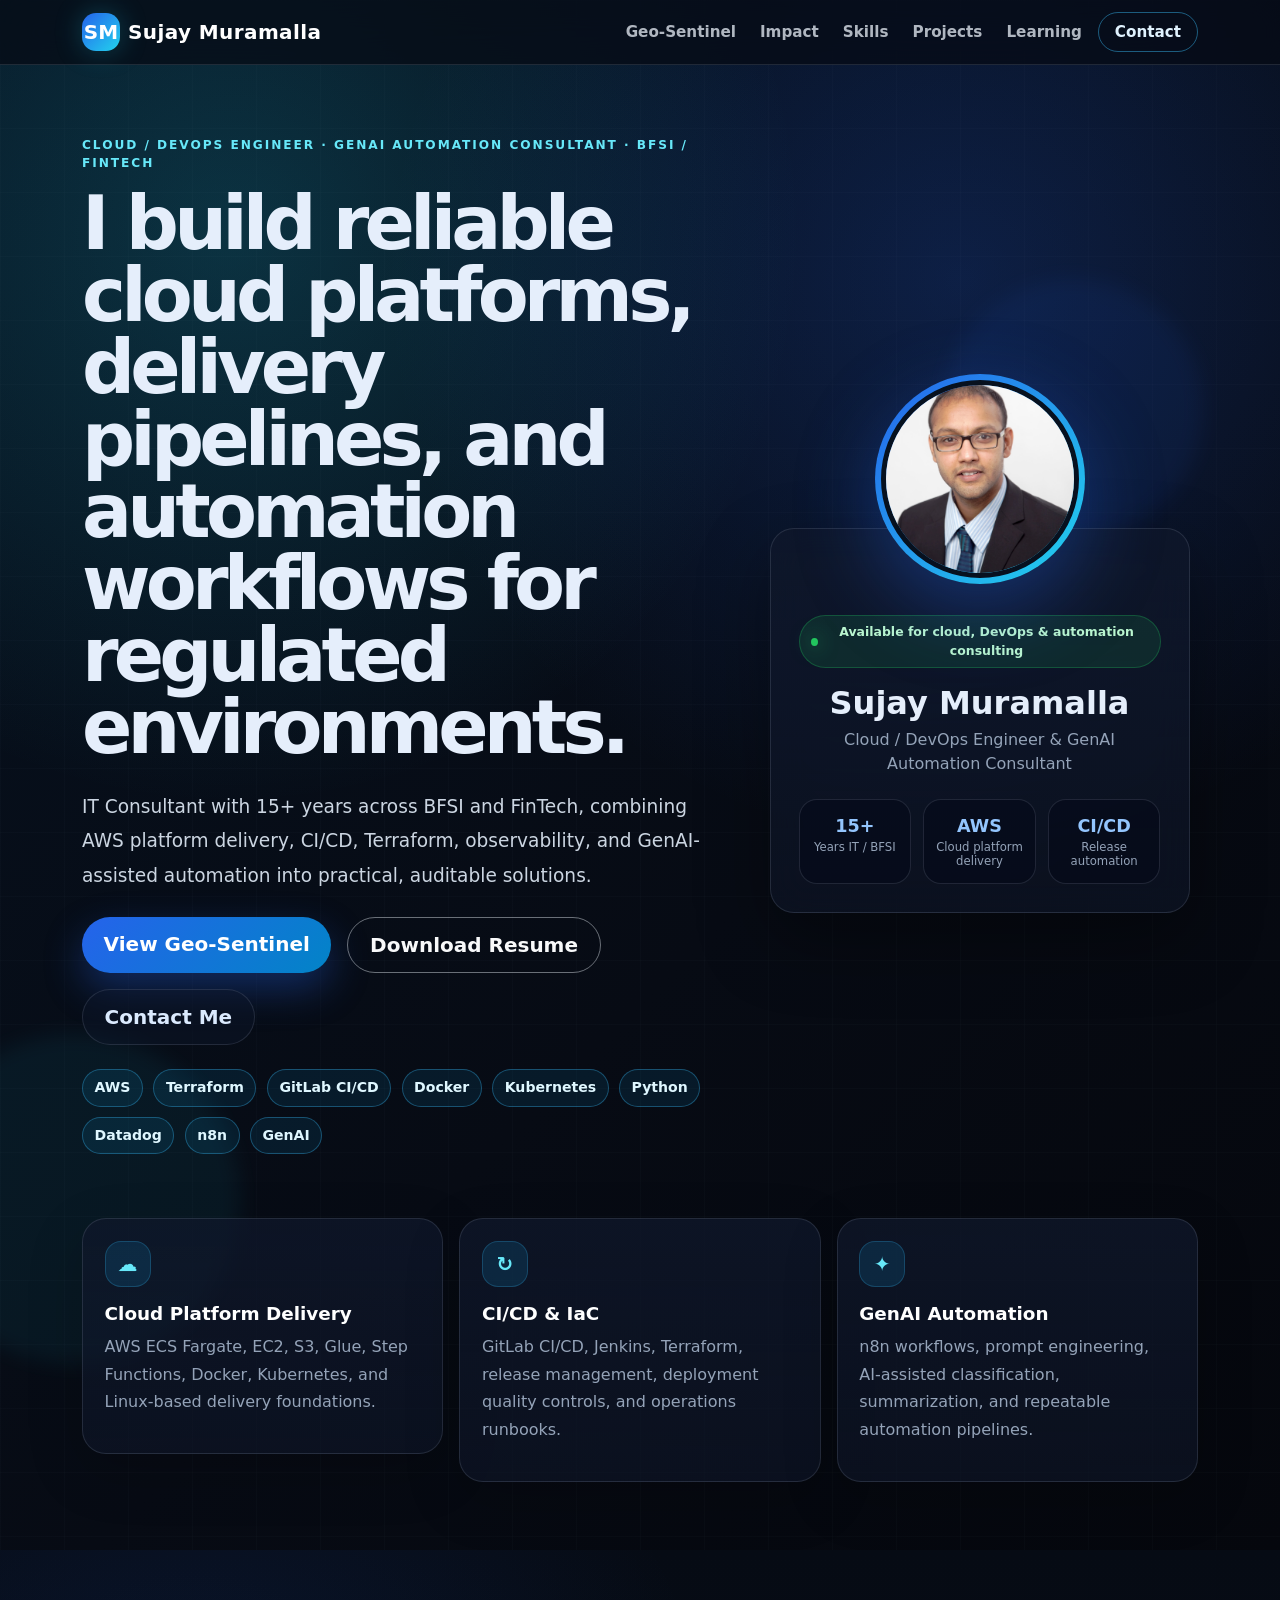
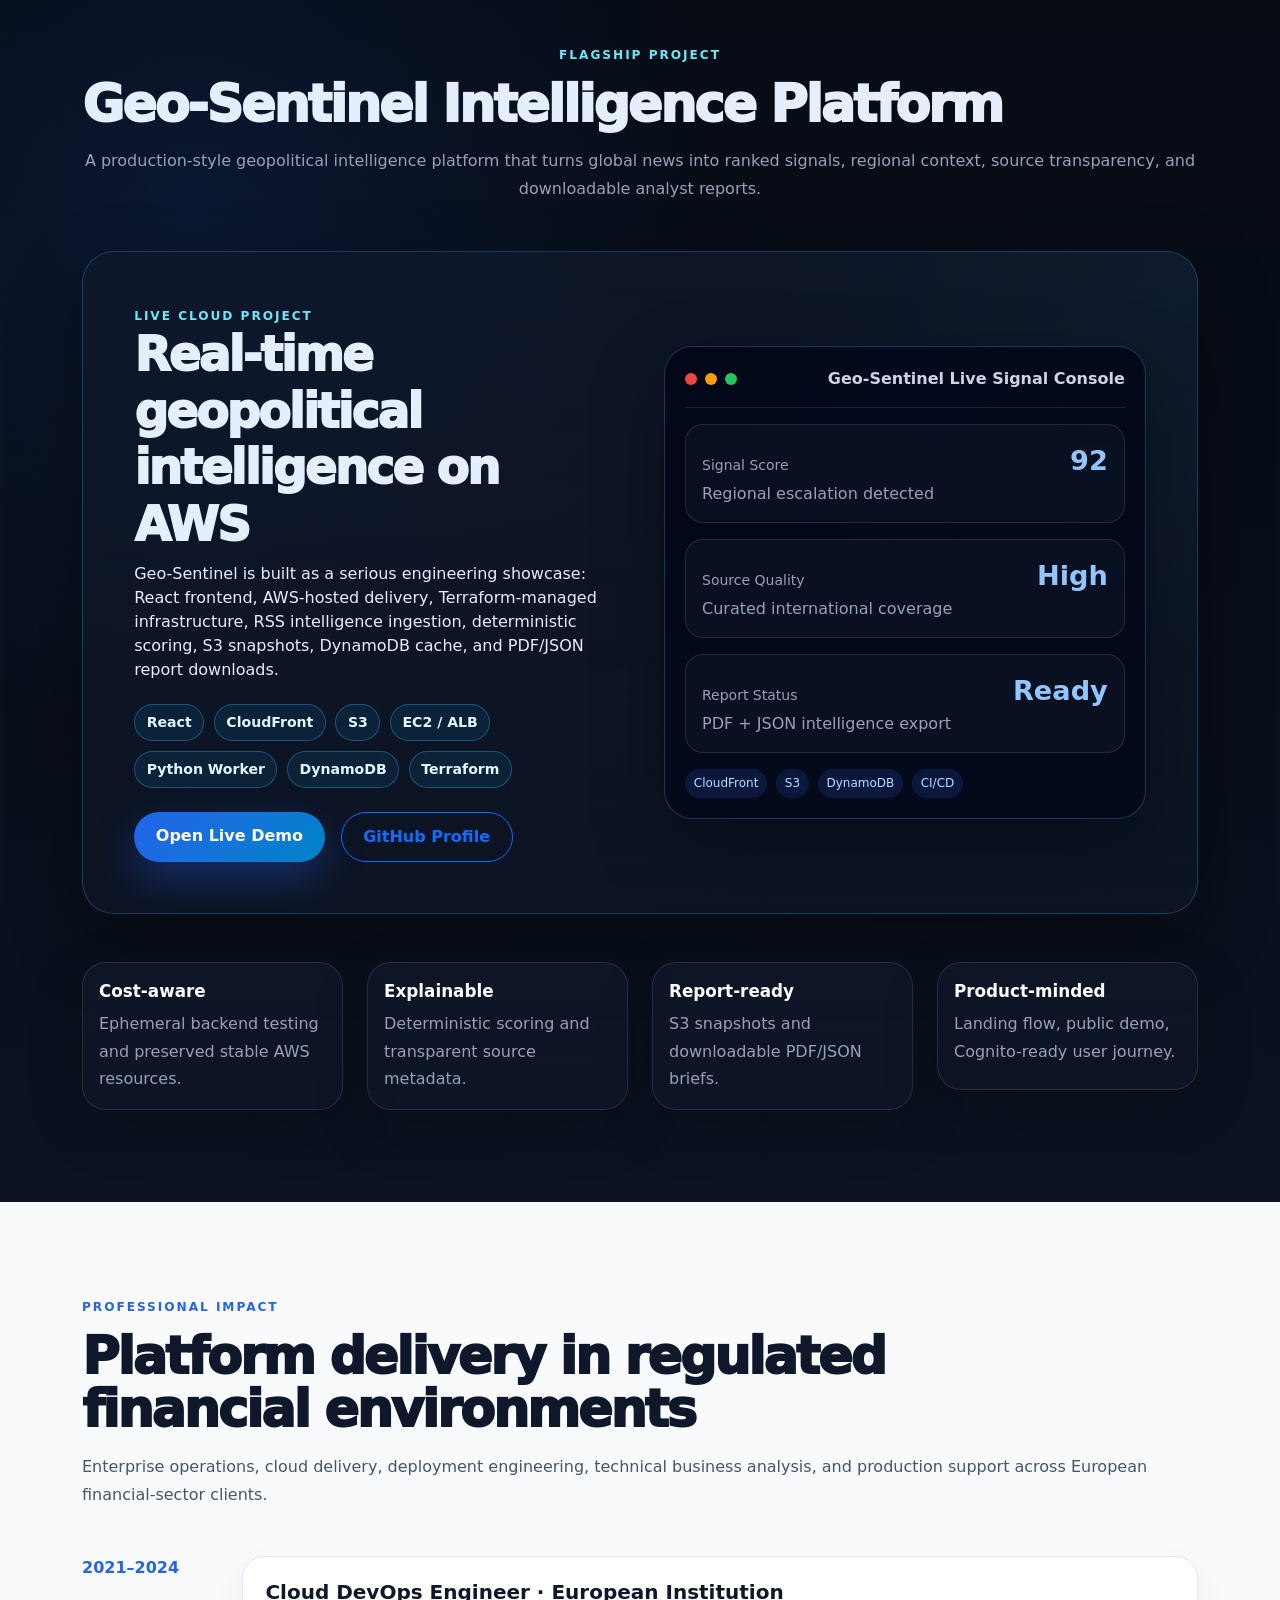
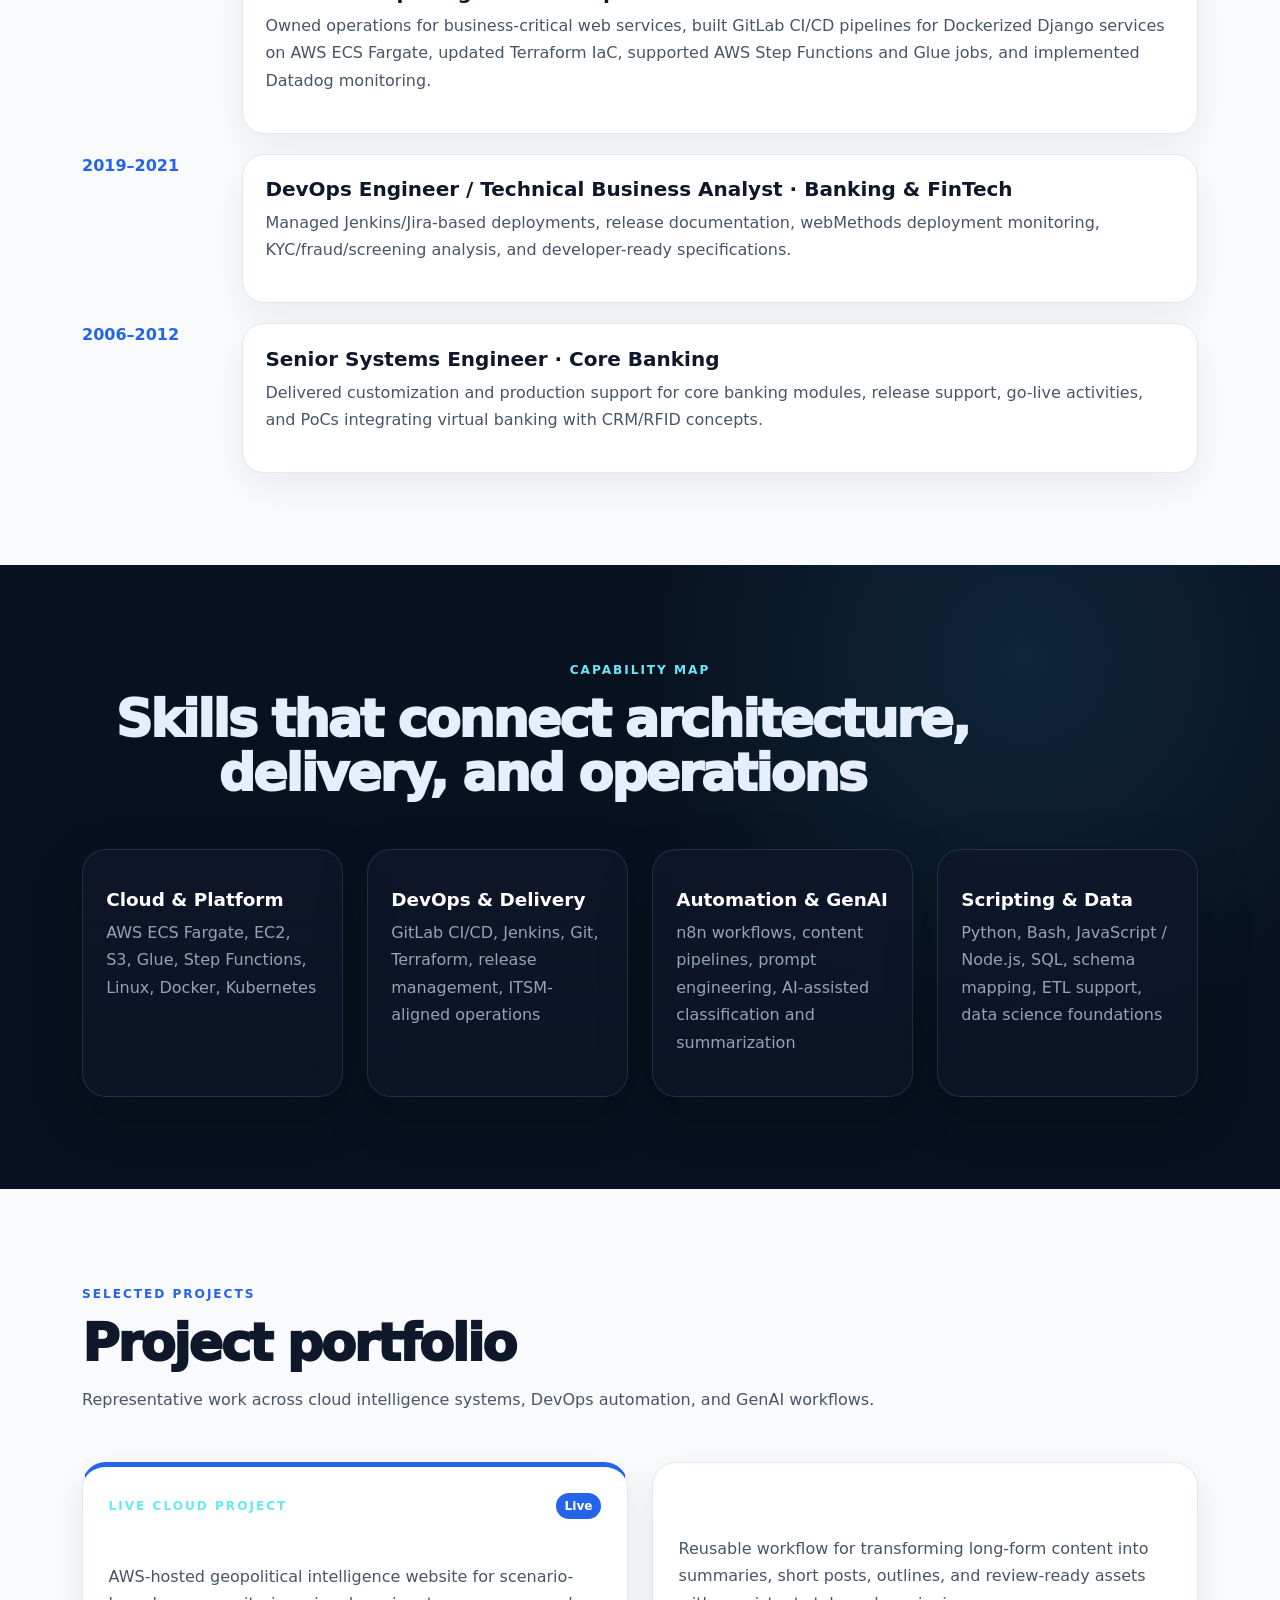
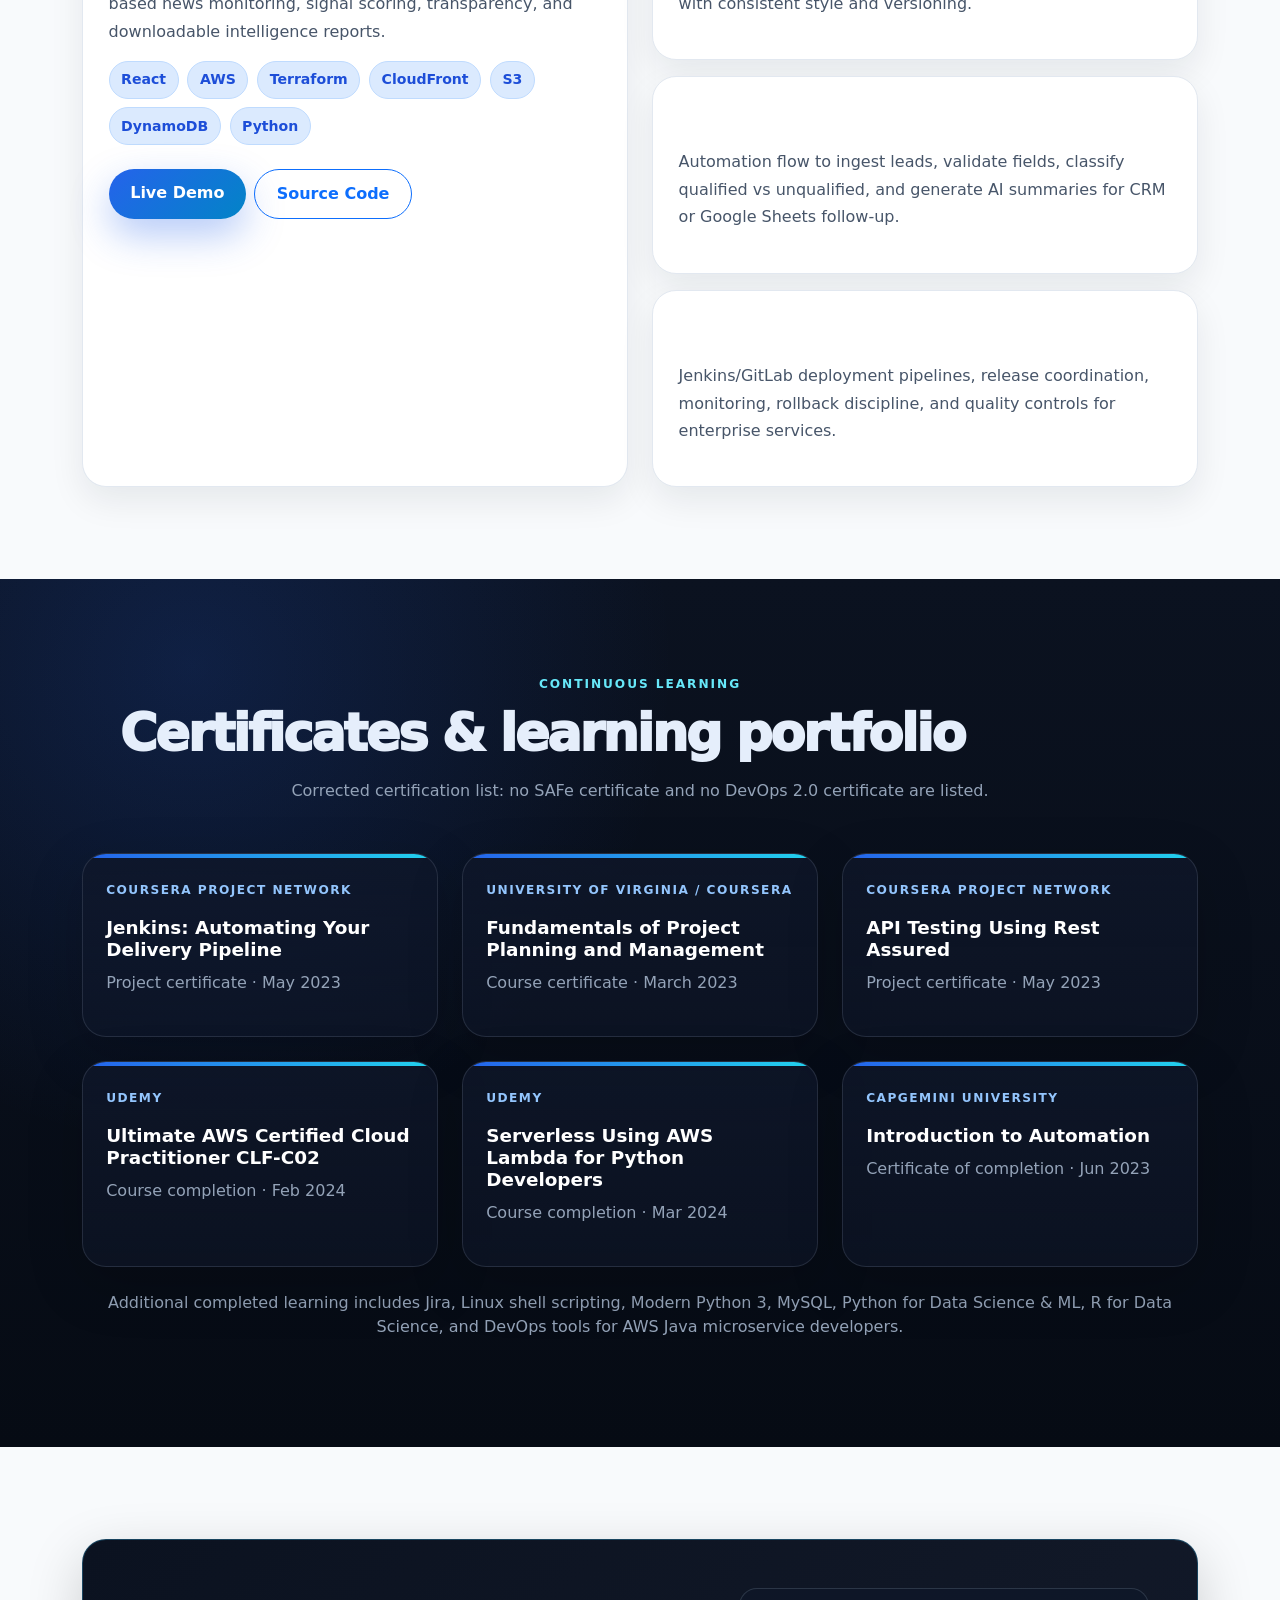
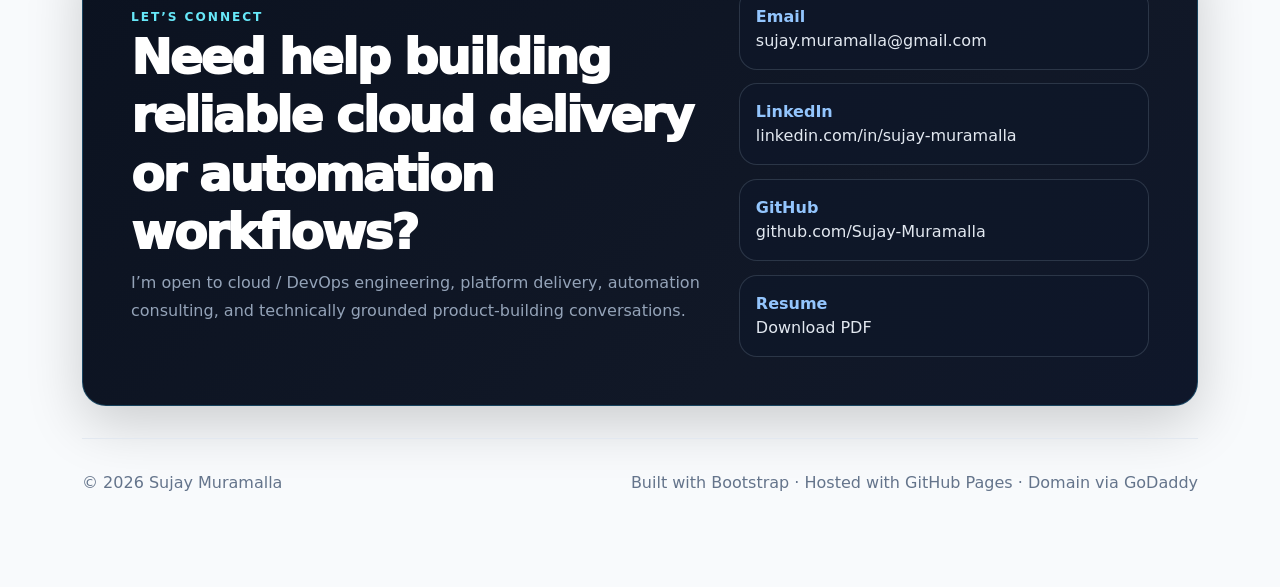
<file: index.html>
<!DOCTYPE html>
<html lang="en">
<head>
  <meta charset="utf-8" />
  <meta name="viewport" content="width=device-width, initial-scale=1" />
  <title>Sujay Muramalla | Cloud / DevOps Engineer & GenAI Automation Consultant</title>
  <meta name="description" content="Portfolio of Sujay Muramalla — Cloud / DevOps Engineer and GenAI Automation Consultant specializing in AWS, Terraform, CI/CD, platform delivery, automation, and BFSI/FinTech systems." />
  <meta property="og:title" content="Sujay Muramalla | Cloud / DevOps Engineer" />
  <meta property="og:description" content="AWS, Terraform, CI/CD, GenAI automation, BFSI/FinTech delivery, and the Geo-Sentinel intelligence platform." />
  <meta name="theme-color" content="#0b1220" />
  <link href="https://cdn.jsdelivr.net/npm/bootstrap@5.3.3/dist/css/bootstrap.min.css" rel="stylesheet">
  <link rel="stylesheet" href="style.css?v=20260504-premium-v2" />
</head>
<body>
  <nav class="navbar navbar-expand-lg navbar-dark portfolio-nav fixed-top">
    <div class="container">
      <a class="navbar-brand d-flex align-items-center gap-2" href="#home">
        <span class="brand-mark">SM</span><span class="brand-text">Sujay Muramalla</span>
      </a>
      <button class="navbar-toggler" type="button" data-bs-toggle="collapse" data-bs-target="#mainNavigation">
        <span class="navbar-toggler-icon"></span>
      </button>
      <div id="mainNavigation" class="collapse navbar-collapse justify-content-end">
        <ul class="navbar-nav align-items-lg-center gap-lg-2">
          <li class="nav-item"><a class="nav-link" href="#flagship">Geo-Sentinel</a></li>
          <li class="nav-item"><a class="nav-link" href="#impact">Impact</a></li>
          <li class="nav-item"><a class="nav-link" href="#skills">Skills</a></li>
          <li class="nav-item"><a class="nav-link" href="#projects">Projects</a></li>
          <li class="nav-item"><a class="nav-link" href="#certifications">Learning</a></li>
          <li class="nav-item"><a class="nav-link nav-cta" href="#contact">Contact</a></li>
        </ul>
      </div>
    </div>
  </nav>

  <header id="home" class="hero-section">
    <div class="hero-grid"></div>
    <div class="hero-glow hero-glow-one"></div>
    <div class="hero-glow hero-glow-two"></div>

    <div class="container position-relative">
      <div class="row align-items-center g-5">
        <div class="col-lg-7">
          <div class="eyebrow mb-3">Cloud / DevOps Engineer · GenAI Automation Consultant · BFSI / FinTech</div>
          <h1 class="hero-title">I build reliable cloud platforms, delivery pipelines, and automation workflows for regulated environments.</h1>
          <p class="hero-copy">IT Consultant with 15+ years across BFSI and FinTech, combining AWS platform delivery, CI/CD, Terraform, observability, and GenAI-assisted automation into practical, auditable solutions.</p>
          <div class="hero-actions d-flex flex-wrap gap-3 mt-4">
            <a class="btn btn-primary btn-lg" href="https://geo.sujaymuramalla.eu" target="_blank" rel="noopener">View Geo-Sentinel</a>
            <a class="btn btn-outline-light btn-lg" href="resume.pdf" download="Sujay_Muramalla_AWS_Cloud_Engineer_Resume.pdf">Download Resume</a>
            <a class="btn btn-ghost btn-lg" href="#contact">Contact Me</a>
          </div>
          <div class="hero-tags mt-4">
            <span>AWS</span><span>Terraform</span><span>GitLab CI/CD</span><span>Docker</span><span>Kubernetes</span><span>Python</span><span>Datadog</span><span>n8n</span><span>GenAI</span>
          </div>
        </div>
        <div class="col-lg-5">
          <div class="profile-panel mx-auto">
            <div class="profile-ring"><img src="photo.jpg" alt="Portrait of Sujay Muramalla" class="profile-photo" /></div>
            <div class="profile-card">
              <div class="status-pill"><span></span> Available for cloud, DevOps & automation consulting</div>
              <h2>Sujay Muramalla</h2>
              <p>Cloud / DevOps Engineer & GenAI Automation Consultant</p>
              <div class="profile-metrics">
                <div><strong>15+</strong><span>Years IT / BFSI</span></div>
                <div><strong>AWS</strong><span>Cloud platform delivery</span></div>
                <div><strong>CI/CD</strong><span>Release automation</span></div>
              </div>
            </div>
          </div>
        </div>
      </div>

      <div class="row g-3 mt-5">
        <div class="col-md-4"><div class="signal-card"><span class="signal-icon">☁</span><h3>Cloud Platform Delivery</h3><p>AWS ECS Fargate, EC2, S3, Glue, Step Functions, Docker, Kubernetes, and Linux-based delivery foundations.</p></div></div>
        <div class="col-md-4"><div class="signal-card"><span class="signal-icon">↻</span><h3>CI/CD & IaC</h3><p>GitLab CI/CD, Jenkins, Terraform, release management, deployment quality controls, and operations runbooks.</p></div></div>
        <div class="col-md-4"><div class="signal-card"><span class="signal-icon">✦</span><h3>GenAI Automation</h3><p>n8n workflows, prompt engineering, AI-assisted classification, summarization, and repeatable automation pipelines.</p></div></div>
      </div>
    </div>
  </header>

  <main>
    <section id="flagship" class="section flagship-section">
      <div class="container">
        <div class="section-heading text-center mb-5">
          <span class="section-kicker">Flagship Project</span>
          <h2>Geo-Sentinel Intelligence Platform</h2>
          <p>A production-style geopolitical intelligence platform that turns global news into ranked signals, regional context, source transparency, and downloadable analyst reports.</p>
        </div>
        <div class="flagship-card">
          <div class="row g-5 align-items-center">
            <div class="col-lg-6">
              <div class="project-badge">Live Cloud Project</div>
              <h3>Real-time geopolitical intelligence on AWS</h3>
              <p>Geo-Sentinel is built as a serious engineering showcase: React frontend, AWS-hosted delivery, Terraform-managed infrastructure, RSS intelligence ingestion, deterministic scoring, S3 snapshots, DynamoDB cache, and PDF/JSON report downloads.</p>
              <div class="architecture-strip"><span>React</span><span>CloudFront</span><span>S3</span><span>EC2 / ALB</span><span>Python Worker</span><span>DynamoDB</span><span>Terraform</span></div>
              <div class="d-flex flex-wrap gap-3 mt-4">
                <a class="btn btn-primary" href="https://geo.sujaymuramalla.eu" target="_blank" rel="noopener">Open Live Demo</a>
                <a class="btn btn-outline-primary" href="https://github.com/Sujay-Muramalla" target="_blank" rel="noopener">GitHub Profile</a>
              </div>
            </div>
            <div class="col-lg-6">
              <div class="console-preview">
                <div class="console-header"><span></span><span></span><span></span><strong>Geo-Sentinel Live Signal Console</strong></div>
                <div class="console-row"><div><small>Signal Score</small><strong>92</strong></div><span>Regional escalation detected</span></div>
                <div class="console-row"><div><small>Source Quality</small><strong>High</strong></div><span>Curated international coverage</span></div>
                <div class="console-row"><div><small>Report Status</small><strong>Ready</strong></div><span>PDF + JSON intelligence export</span></div>
                <div class="console-footer"><span>CloudFront</span><span>S3</span><span>DynamoDB</span><span>CI/CD</span></div>
              </div>
            </div>
          </div>
        </div>
        <div class="row g-4 mt-4">
          <div class="col-md-3"><div class="mini-card"><strong>Cost-aware</strong><span>Ephemeral backend testing and preserved stable AWS resources.</span></div></div>
          <div class="col-md-3"><div class="mini-card"><strong>Explainable</strong><span>Deterministic scoring and transparent source metadata.</span></div></div>
          <div class="col-md-3"><div class="mini-card"><strong>Report-ready</strong><span>S3 snapshots and downloadable PDF/JSON briefs.</span></div></div>
          <div class="col-md-3"><div class="mini-card"><strong>Product-minded</strong><span>Landing flow, public demo, Cognito-ready user journey.</span></div></div>
        </div>
      </div>
    </section>

    <section id="impact" class="section section-light">
      <div class="container">
        <div class="section-heading mb-5"><span class="section-kicker">Professional Impact</span><h2>Platform delivery in regulated financial environments</h2><p>Enterprise operations, cloud delivery, deployment engineering, technical business analysis, and production support across European financial-sector clients.</p></div>
        <div class="timeline">
          <article class="timeline-item"><div class="timeline-date">2021–2024</div><div class="timeline-content"><h3>Cloud DevOps Engineer · European Institution</h3><p>Owned operations for business-critical web services, built GitLab CI/CD pipelines for Dockerized Django services on AWS ECS Fargate, updated Terraform IaC, supported AWS Step Functions and Glue jobs, and implemented Datadog monitoring.</p></div></article>
          <article class="timeline-item"><div class="timeline-date">2019–2021</div><div class="timeline-content"><h3>DevOps Engineer / Technical Business Analyst · Banking & FinTech</h3><p>Managed Jenkins/Jira-based deployments, release documentation, webMethods deployment monitoring, KYC/fraud/screening analysis, and developer-ready specifications.</p></div></article>
          <article class="timeline-item"><div class="timeline-date">2006–2012</div><div class="timeline-content"><h3>Senior Systems Engineer · Core Banking</h3><p>Delivered customization and production support for core banking modules, release support, go-live activities, and PoCs integrating virtual banking with CRM/RFID concepts.</p></div></article>
        </div>
      </div>
    </section>

    <section id="skills" class="section skills-section">
      <div class="container">
        <div class="section-heading text-center mb-5"><span class="section-kicker">Capability Map</span><h2>Skills that connect architecture, delivery, and operations</h2></div>
        <div class="row g-4">
          <div class="col-md-6 col-xl-3"><div class="skill-card"><h3>Cloud & Platform</h3><p>AWS ECS Fargate, EC2, S3, Glue, Step Functions, Linux, Docker, Kubernetes</p></div></div>
          <div class="col-md-6 col-xl-3"><div class="skill-card"><h3>DevOps & Delivery</h3><p>GitLab CI/CD, Jenkins, Git, Terraform, release management, ITSM-aligned operations</p></div></div>
          <div class="col-md-6 col-xl-3"><div class="skill-card"><h3>Automation & GenAI</h3><p>n8n workflows, content pipelines, prompt engineering, AI-assisted classification and summarization</p></div></div>
          <div class="col-md-6 col-xl-3"><div class="skill-card"><h3>Scripting & Data</h3><p>Python, Bash, JavaScript / Node.js, SQL, schema mapping, ETL support, data science foundations</p></div></div>
        </div>
      </div>
    </section>

    <section id="projects" class="section section-light">
      <div class="container">
        <div class="section-heading mb-5"><span class="section-kicker">Selected Projects</span><h2>Project portfolio</h2><p>Representative work across cloud intelligence systems, DevOps automation, and GenAI workflows.</p></div>
        <div class="row g-4">
          <div class="col-lg-6">
            <article class="portfolio-project primary-project">
              <div class="d-flex justify-content-between align-items-start gap-3"><div><span class="project-label">Live Cloud Project</span><h3>Geo-Sentinel Web</h3></div><span class="live-pill">Live</span></div>
              <p>AWS-hosted geopolitical intelligence website for scenario-based news monitoring, signal scoring, transparency, and downloadable intelligence reports.</p>
              <div class="tech-stack"><span>React</span><span>AWS</span><span>Terraform</span><span>CloudFront</span><span>S3</span><span>DynamoDB</span><span>Python</span></div>
              <div class="d-flex flex-wrap gap-2 mt-4"><a class="btn btn-primary" href="https://geo.sujaymuramalla.eu" target="_blank" rel="noopener">Live Demo</a><a class="btn btn-outline-primary" href="https://github.com/Sujay-Muramalla" target="_blank" rel="noopener">Source Code</a></div>
            </article>
          </div>
          <div class="col-lg-6">
            <div class="project-list">
              <article class="portfolio-project compact"><h3>Content Repurposing & Localization Pipeline</h3><p>Reusable workflow for transforming long-form content into summaries, short posts, outlines, and review-ready assets with consistent style and versioning.</p></article>
              <article class="portfolio-project compact"><h3>n8n Lead Qualification Automation</h3><p>Automation flow to ingest leads, validate fields, classify qualified vs unqualified, and generate AI summaries for CRM or Google Sheets follow-up.</p></article>
              <article class="portfolio-project compact"><h3>CI/CD & Deployment Engineering</h3><p>Jenkins/GitLab deployment pipelines, release coordination, monitoring, rollback discipline, and quality controls for enterprise services.</p></article>
            </div>
          </div>
        </div>
      </div>
    </section>

    <section id="certifications" class="section certifications-section">
      <div class="container">
        <div class="section-heading text-center mb-5"><span class="section-kicker">Continuous Learning</span><h2>Certificates & learning portfolio</h2><p>Corrected certification list: no SAFe certificate and no DevOps 2.0 certificate are listed.</p></div>
        <div class="row g-4">
          <div class="col-md-6 col-xl-4"><div class="cert-card"><span class="cert-provider">Coursera Project Network</span><h3>Jenkins: Automating Your Delivery Pipeline</h3><p>Project certificate · May 2023</p></div></div>
          <div class="col-md-6 col-xl-4"><div class="cert-card"><span class="cert-provider">University of Virginia / Coursera</span><h3>Fundamentals of Project Planning and Management</h3><p>Course certificate · March 2023</p></div></div>
          <div class="col-md-6 col-xl-4"><div class="cert-card"><span class="cert-provider">Coursera Project Network</span><h3>API Testing Using Rest Assured</h3><p>Project certificate · May 2023</p></div></div>
          <div class="col-md-6 col-xl-4"><div class="cert-card"><span class="cert-provider">Udemy</span><h3>Ultimate AWS Certified Cloud Practitioner CLF-C02</h3><p>Course completion · Feb 2024</p></div></div>
          <div class="col-md-6 col-xl-4"><div class="cert-card"><span class="cert-provider">Udemy</span><h3>Serverless Using AWS Lambda for Python Developers</h3><p>Course completion · Mar 2024</p></div></div>
          <div class="col-md-6 col-xl-4"><div class="cert-card"><span class="cert-provider">Capgemini University</span><h3>Introduction to Automation</h3><p>Certificate of completion · Jun 2023</p></div></div>
        </div>
        <p class="cert-note mt-4">Additional completed learning includes Jira, Linux shell scripting, Modern Python 3, MySQL, Python for Data Science & ML, R for Data Science, and DevOps tools for AWS Java microservice developers.</p>
      </div>
    </section>

    <section id="contact" class="section contact-section">
      <div class="container">
        <div class="contact-panel">
          <div class="row g-4 align-items-center">
            <div class="col-lg-7"><span class="section-kicker">Let’s connect</span><h2>Need help building reliable cloud delivery or automation workflows?</h2><p>I’m open to cloud / DevOps engineering, platform delivery, automation consulting, and technically grounded product-building conversations.</p></div>
            <div class="col-lg-5">
              <div class="contact-card">
                <a href="mailto:sujay.muramalla@gmail.com"><strong>Email</strong><span>sujay.muramalla@gmail.com</span></a>
                <a href="https://www.linkedin.com/in/sujay-muramalla" target="_blank" rel="noopener"><strong>LinkedIn</strong><span>linkedin.com/in/sujay-muramalla</span></a>
                <a href="https://github.com/Sujay-Muramalla" target="_blank" rel="noopener"><strong>GitHub</strong><span>github.com/Sujay-Muramalla</span></a>
                <a href="resume.pdf" download="Sujay_Muramalla_AWS_Cloud_Engineer_Resume.pdf"><strong>Resume</strong><span>Download PDF</span></a>
              </div>
            </div>
          </div>
        </div>
        <footer class="portfolio-footer"><span>© <span id="year"></span> Sujay Muramalla</span><span>Built with Bootstrap · Hosted with GitHub Pages · Domain via GoDaddy</span></footer>
      </div>
    </section>
  </main>

  <script src="https://cdn.jsdelivr.net/npm/bootstrap@5.3.3/dist/js/bootstrap.bundle.min.js"></script>
  <script>
    document.getElementById("year").textContent = new Date().getFullYear();
    const nav = document.querySelector(".portfolio-nav");
    window.addEventListener("scroll", () => nav.classList.toggle("nav-scrolled", window.scrollY > 40));
  </script>
</body>
</html>
</file>
<file: style.css>
/* Premium Portfolio V2 CSS */
:root{--bg:#060b14;--text:#e5eefb;--muted:#94a3b8;--line:rgba(148,163,184,.18);--blue:#2563eb;--cyan:#22d3ee;--dark:#0f172a;--shadow:0 28px 70px rgba(0,0,0,.35);--radius:24px}*{box-sizing:border-box}html{scroll-behavior:smooth;scroll-padding-top:84px}body{margin:0;font-family:Inter,ui-sans-serif,system-ui,-apple-system,BlinkMacSystemFont,"Segoe UI",sans-serif;color:var(--text);background:var(--bg)}a{text-decoration:none}.portfolio-nav{background:rgba(6,11,20,.72);border-bottom:1px solid var(--line);backdrop-filter:blur(18px);transition:.25s}.portfolio-nav.nav-scrolled{background:rgba(6,11,20,.94);box-shadow:0 12px 40px rgba(0,0,0,.24)}.brand-mark{width:38px;height:38px;border-radius:14px;display:inline-grid;place-items:center;color:white;font-weight:800;background:linear-gradient(135deg,var(--blue),var(--cyan));box-shadow:0 0 28px rgba(34,211,238,.25)}.brand-text{font-weight:800;letter-spacing:.02em}.navbar .nav-link{color:rgba(226,232,240,.78);font-weight:600;font-size:.95rem}.navbar .nav-link:hover{color:white}.nav-cta{border:1px solid rgba(56,189,248,.45);border-radius:999px;padding-inline:1rem!important;color:#e0f2fe!important}.hero-section{position:relative;min-height:100vh;padding:132px 0 68px;overflow:hidden;background:radial-gradient(circle at 18% 15%,rgba(34,211,238,.18),transparent 34%),radial-gradient(circle at 75% 18%,rgba(37,99,235,.22),transparent 36%),linear-gradient(135deg,#06111f 0%,#070b14 58%,#05070d 100%)}.hero-grid{position:absolute;inset:0;opacity:.13;background-image:linear-gradient(rgba(148,163,184,.2) 1px,transparent 1px),linear-gradient(90deg,rgba(148,163,184,.2) 1px,transparent 1px);background-size:64px 64px}.hero-glow{position:absolute;border-radius:999px;filter:blur(10px);opacity:.35}.hero-glow-one{width:330px;height:330px;left:-90px;bottom:12%;background:rgba(34,211,238,.18)}.hero-glow-two{width:260px;height:260px;right:6%;top:18%;background:rgba(37,99,235,.22)}.eyebrow,.section-kicker,.project-label,.project-badge,.cert-provider{display:inline-flex;align-items:center;gap:.45rem;color:#67e8f9;text-transform:uppercase;letter-spacing:.16em;font-weight:800;font-size:.76rem}.hero-title{max-width:920px;font-size:clamp(2.6rem,5.8vw,5.3rem);line-height:.97;letter-spacing:-.065em;font-weight:900;margin:0}.hero-copy{max-width:760px;color:#cbd5e1;font-size:1.16rem;line-height:1.85;margin-top:1.6rem}.btn{border-radius:999px;font-weight:800;padding:.75rem 1.35rem}.btn-primary{background:linear-gradient(135deg,var(--blue),#0284c7);border:0;box-shadow:0 16px 38px rgba(37,99,235,.34)}.btn-primary:hover{transform:translateY(-1px);box-shadow:0 18px 44px rgba(37,99,235,.42)}.btn-outline-light{border-color:rgba(226,232,240,.45)}.btn-ghost{color:#dbeafe;background:rgba(15,23,42,.45);border:1px solid var(--line)}.btn-ghost:hover{color:white;background:rgba(37,99,235,.18);border-color:rgba(56,189,248,.45)}.hero-tags{display:flex;flex-wrap:wrap;gap:.65rem}.hero-tags span,.tech-stack span,.architecture-strip span{border:1px solid rgba(56,189,248,.34);background:rgba(14,165,233,.1);color:#dff7ff;padding:.45rem .72rem;border-radius:999px;font-size:.88rem;font-weight:700}.profile-panel{max-width:420px;position:relative}.profile-ring{width:210px;height:210px;margin:0 auto -56px;border-radius:50%;padding:6px;background:linear-gradient(135deg,var(--blue),var(--cyan));box-shadow:0 26px 80px rgba(37,99,235,.36);position:relative;z-index:2}.profile-photo{width:100%;height:100%;object-fit:cover;border:5px solid #07111f;border-radius:50%;display:block}.profile-card{padding:86px 28px 28px;text-align:center;border:1px solid var(--line);border-radius:var(--radius);background:linear-gradient(180deg,rgba(15,23,42,.82),rgba(15,23,42,.54));backdrop-filter:blur(18px);box-shadow:var(--shadow)}.status-pill{display:inline-flex;gap:.45rem;align-items:center;padding:.44rem .74rem;border-radius:999px;color:#bbf7d0;background:rgba(34,197,94,.12);border:1px solid rgba(34,197,94,.28);font-weight:700;font-size:.78rem}.status-pill span{width:8px;height:8px;border-radius:50%;background:#22c55e;box-shadow:0 0 20px rgba(34,197,94,.85)}.profile-card h2{margin:1rem 0 .35rem;font-weight:900}.profile-card p{color:var(--muted)}.profile-metrics{display:grid;grid-template-columns:repeat(3,1fr);gap:.75rem;margin-top:1.4rem}.profile-metrics div{padding:.85rem .55rem;border-radius:18px;background:rgba(2,6,23,.5);border:1px solid var(--line)}.profile-metrics strong{display:block;color:#93c5fd;font-size:1.1rem}.profile-metrics span{display:block;color:var(--muted);font-size:.73rem;line-height:1.25}.signal-card,.skill-card,.cert-card,.portfolio-project,.mini-card,.contact-panel{border:1px solid var(--line);border-radius:var(--radius);background:linear-gradient(180deg,rgba(15,23,42,.78),rgba(15,23,42,.56));box-shadow:0 18px 55px rgba(0,0,0,.18)}.signal-card{padding:1.35rem;min-height:210px}.signal-icon{width:46px;height:46px;display:inline-grid;place-items:center;border-radius:16px;color:#67e8f9;background:rgba(14,165,233,.14);border:1px solid rgba(56,189,248,.22);font-weight:900;font-size:1.25rem}.signal-card h3,.skill-card h3,.cert-card h3,.portfolio-project h3{color:white;font-weight:900;margin-top:1rem;font-size:1.15rem}.signal-card p,.skill-card p,.cert-card p,.portfolio-project p,.timeline-content p,.section-heading p,.mini-card span,.contact-panel p{color:var(--muted);line-height:1.72}.section{padding:92px 0}.section-light{color:var(--dark);background:#f8fafc}.section-light .section-kicker{color:var(--blue)}.section-light .section-heading p,.section-light .portfolio-project p,.section-light .timeline-content p{color:#475569}.section-heading h2{max-width:920px;font-size:clamp(2.1rem,4vw,3.6rem);line-height:1.05;letter-spacing:-.045em;font-weight:950;margin:.75rem 0 1rem}.section-light .section-heading h2{color:#0f172a}.flagship-section{background:radial-gradient(circle at 15% 20%,rgba(37,99,235,.12),transparent 36%),linear-gradient(180deg,#060b14 0%,#0b1220 100%)}.flagship-card{padding:clamp(1.5rem,4vw,3.2rem);border-radius:32px;border:1px solid rgba(56,189,248,.25);background:linear-gradient(180deg,rgba(15,23,42,.82),rgba(15,23,42,.58)),radial-gradient(circle at top right,rgba(34,211,238,.16),transparent 34%);box-shadow:var(--shadow)}.flagship-card h3{font-size:clamp(1.9rem,3.7vw,3.4rem);font-weight:950;letter-spacing:-.045em}.architecture-strip{display:flex;flex-wrap:wrap;gap:.6rem;margin-top:1.35rem}.console-preview{border-radius:28px;border:1px solid rgba(56,189,248,.28);padding:1.25rem;background:linear-gradient(180deg,rgba(2,6,23,.88),rgba(2,6,23,.68)),radial-gradient(circle at top,rgba(37,99,235,.18),transparent 40%);box-shadow:0 26px 70px rgba(0,0,0,.35)}.console-header{display:flex;align-items:center;gap:.5rem;color:var(--muted);padding-bottom:1rem;border-bottom:1px solid var(--line)}.console-header span{width:12px;height:12px;background:#334155;border-radius:50%}.console-header span:first-child{background:#ef4444}.console-header span:nth-child(2){background:#f59e0b}.console-header span:nth-child(3){background:#22c55e}.console-header strong{margin-left:auto;color:#cbd5e1}.console-row{margin-top:1rem;padding:1rem;border:1px solid var(--line);border-radius:18px;background:rgba(15,23,42,.54)}.console-row div{display:flex;justify-content:space-between;align-items:baseline}.console-row small,.console-row span{color:var(--muted)}.console-row strong{color:#93c5fd;font-size:1.7rem}.console-footer{display:flex;flex-wrap:wrap;gap:.55rem;margin-top:1rem}.console-footer span{font-size:.75rem;color:#bfdbfe;padding:.35rem .55rem;border-radius:999px;background:rgba(37,99,235,.16)}.mini-card{padding:1rem;min-height:128px}.mini-card strong{color:white;display:block;font-size:1.05rem;margin-bottom:.35rem}.timeline{display:grid;gap:1.25rem}.timeline-item{display:grid;grid-template-columns:140px 1fr;gap:1.25rem}.timeline-date{color:var(--blue);font-weight:900}.timeline-content{padding:1.4rem;background:white;border:1px solid #e2e8f0;border-radius:22px;box-shadow:0 14px 34px rgba(15,23,42,.06)}.timeline-content h3{color:#0f172a;font-weight:900;font-size:1.25rem}.skills-section{background:radial-gradient(circle at 80% 15%,rgba(56,189,248,.12),transparent 34%),#08111f}.skill-card,.cert-card{padding:1.45rem;height:100%}.skill-card:hover,.cert-card:hover,.portfolio-project:hover,.signal-card:hover{transform:translateY(-3px);transition:transform .22s ease,box-shadow .22s ease}.portfolio-project{padding:1.6rem;background:white;color:#0f172a;border-color:#e2e8f0;box-shadow:0 14px 34px rgba(15,23,42,.08)}.primary-project{min-height:100%;border-top:5px solid var(--blue)}.live-pill{color:white;background:var(--blue);border-radius:999px;padding:.25rem .55rem;font-size:.76rem;font-weight:900}.tech-stack{display:flex;flex-wrap:wrap;gap:.55rem;margin-top:1rem}.tech-stack span{color:#1d4ed8;background:#dbeafe;border-color:#bfdbfe}.project-list{display:grid;gap:1rem}.portfolio-project.compact{min-height:154px}.certifications-section{background:radial-gradient(circle at 15% 10%,rgba(37,99,235,.18),transparent 36%),linear-gradient(180deg,#0b1220,#060b14)}.cert-card{position:relative;overflow:hidden}.cert-card:before{content:"";position:absolute;inset:0 0 auto 0;height:4px;background:linear-gradient(90deg,var(--blue),var(--cyan))}.cert-provider{color:#93c5fd;letter-spacing:.12em}.cert-note{color:var(--muted);text-align:center}.contact-section{background:#f8fafc;color:#0f172a}.contact-panel{padding:clamp(1.6rem,4vw,3rem);background:linear-gradient(135deg,#0b1220,#111827 68%,#0f172a);color:white;border-color:rgba(56,189,248,.28)}.contact-panel h2{font-size:clamp(2rem,3.8vw,3.4rem);font-weight:950;letter-spacing:-.045em}.contact-card{display:grid;gap:.85rem}.contact-card a{display:block;padding:1rem;border-radius:18px;background:rgba(15,23,42,.66);border:1px solid rgba(148,163,184,.22)}.contact-card strong{display:block;color:#93c5fd}.contact-card span{display:block;color:#e2e8f0;word-break:break-word}.portfolio-footer{display:flex;justify-content:space-between;gap:1rem;color:#64748b;padding-top:2rem;margin-top:2rem;border-top:1px solid #e2e8f0;flex-wrap:wrap}@media(max-width:991px){.hero-section{padding-top:112px}.profile-panel{margin-top:2rem}.timeline-item{grid-template-columns:1fr}}@media(max-width:575px){.hero-section{padding-bottom:46px}.profile-ring{width:172px;height:172px}.profile-metrics{grid-template-columns:1fr}.section{padding:68px 0}.hero-actions .btn{width:100%}}
</file>
